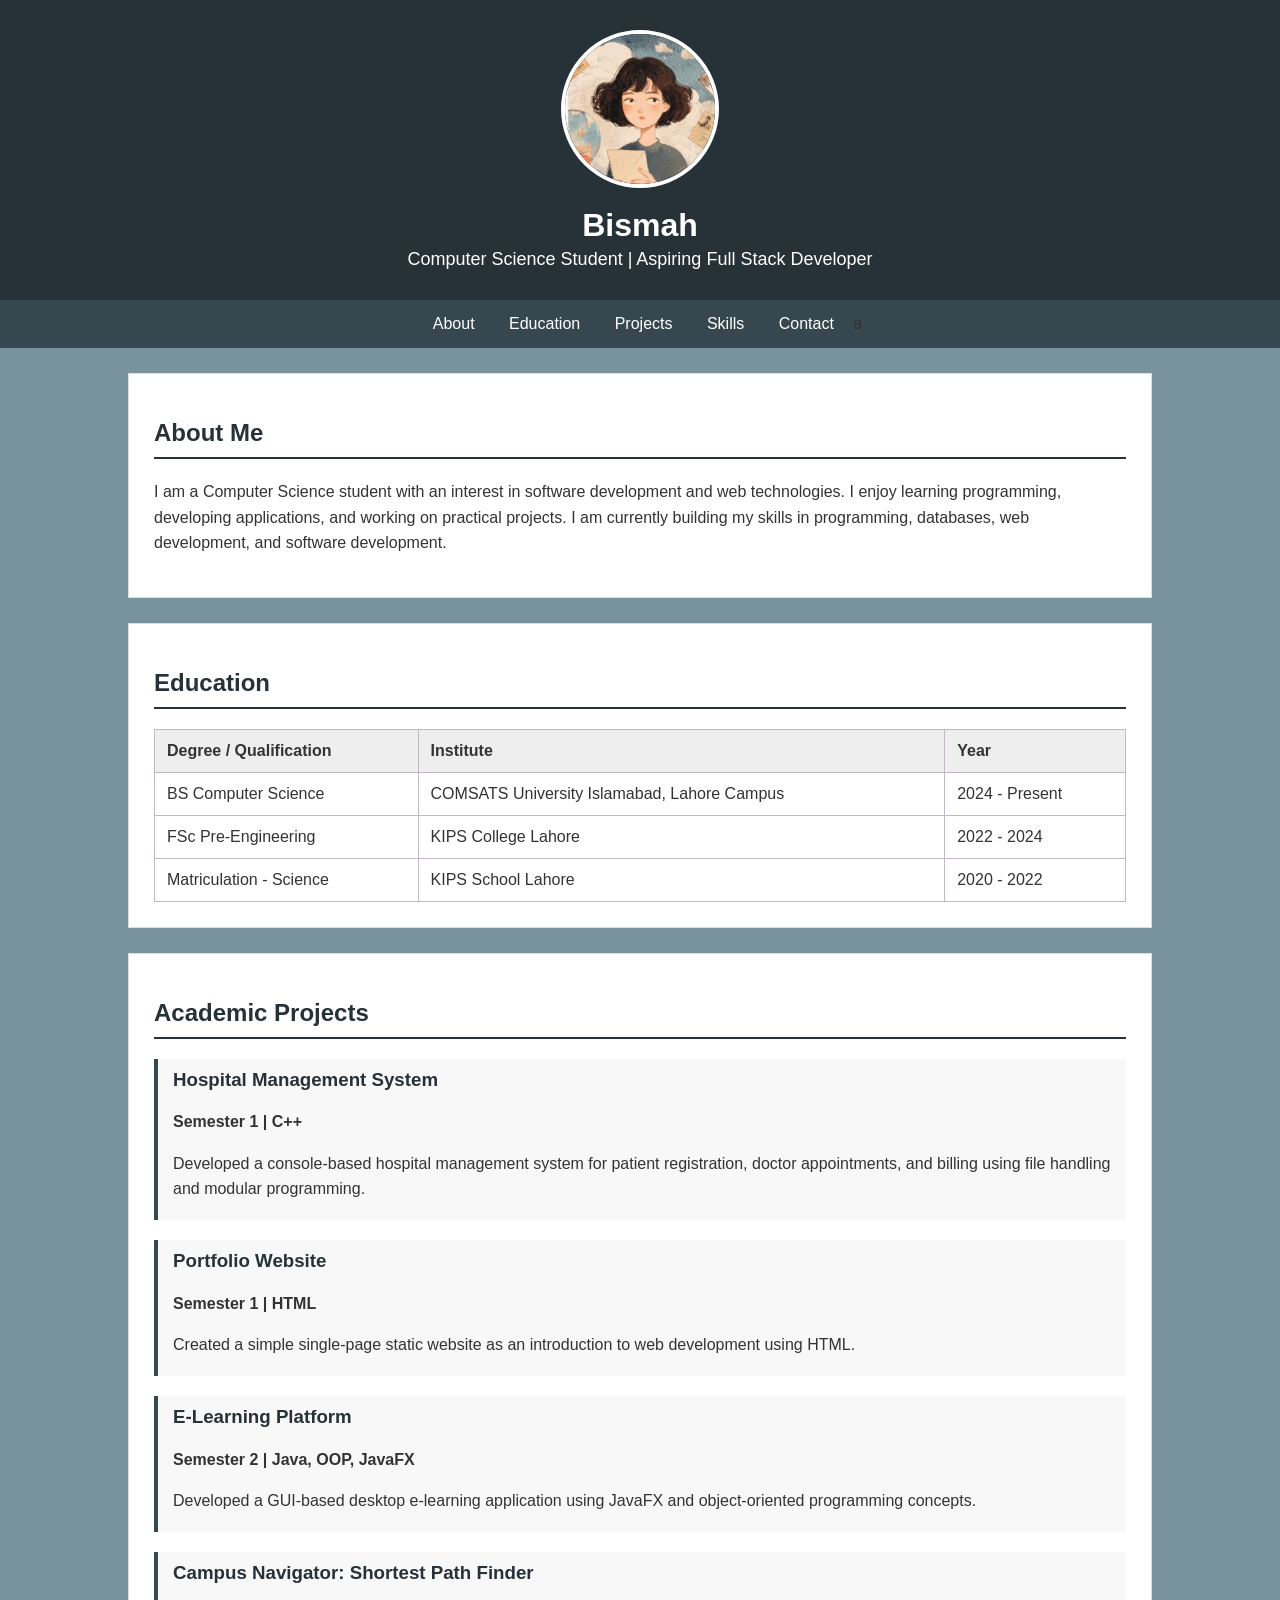
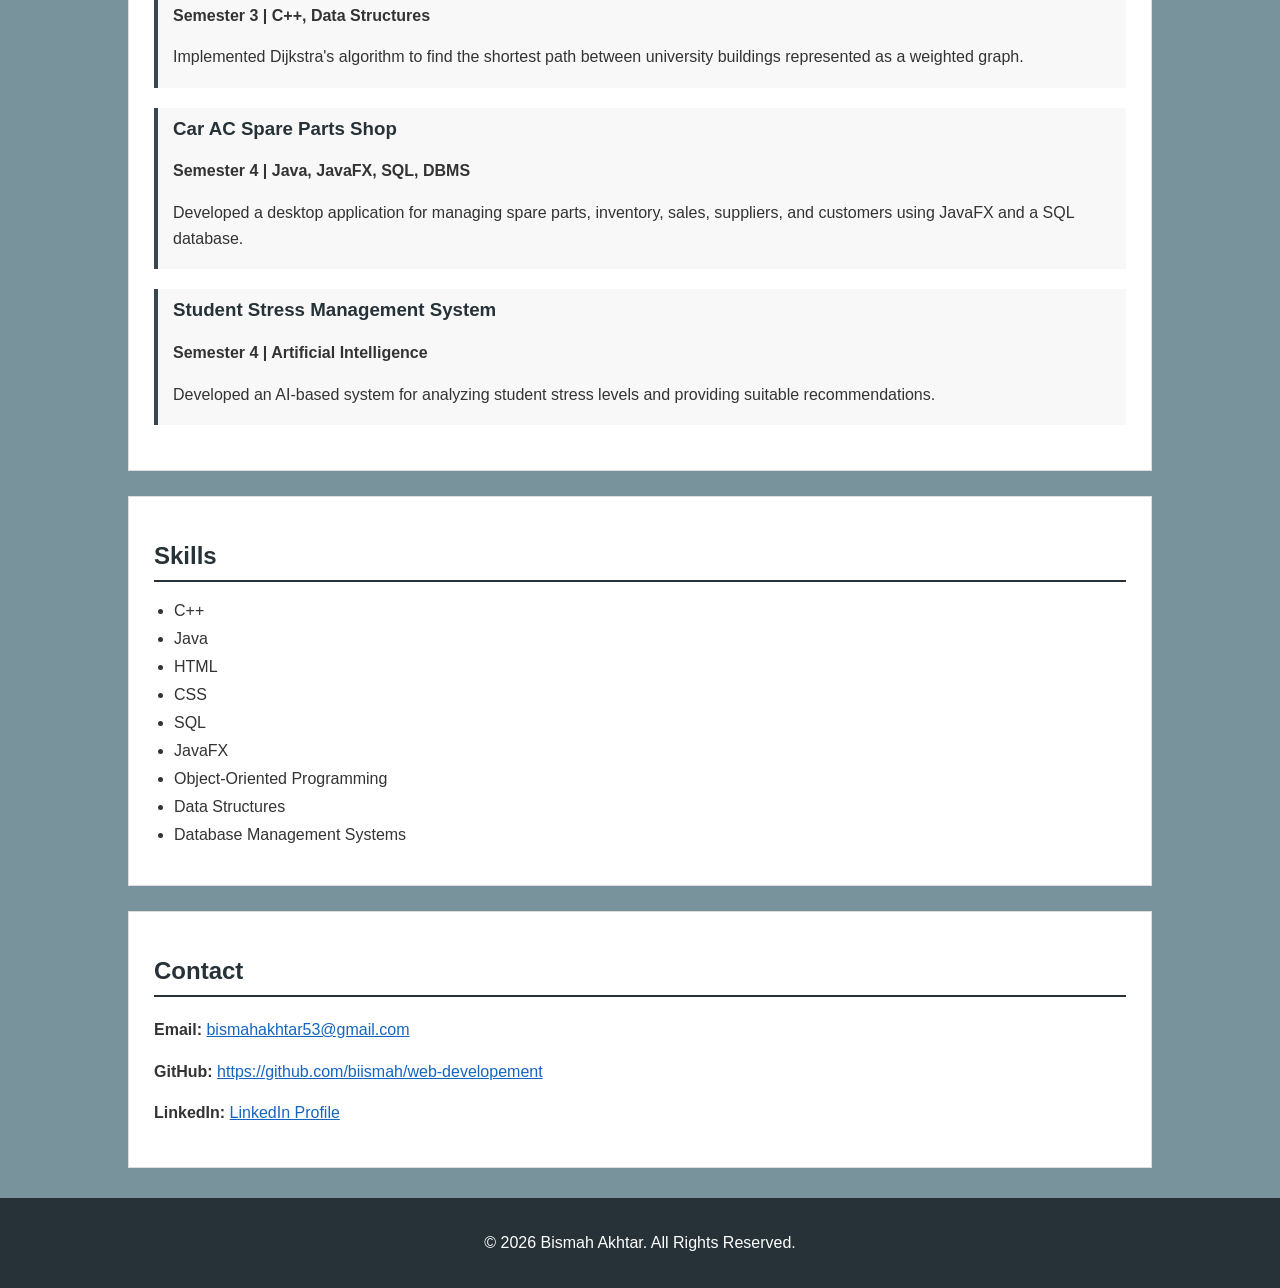
<file: assignment-1/index.html>
<!DOCTYPE html>
<html lang="en">

<head>
    <meta charset="UTF-8">
    <meta name="viewport" content="width=device-width, initial-scale=1.0">

    <title>bismah CV</title>

    <link rel="stylesheet" href="style.css">
</head>

<body>

    <header class="header">

    <img src="profile.jpg" alt="Bismah Akhtar Profile Photo" class="profile-image">

        <div class="header-content">
            <h1>Bismah </h1>
            <p>Computer Science Student | Aspiring Full Stack Developer</p>
        </div>

    </header>


    <nav class="navigation">

        <a href="#about">About</a>
        <a href="#education">Education</a>
        <a href="#projects">Projects</a>
        <a href="#skills">Skills</a>
        <a href="#contact">Contact</a>
a
    </nav>


    <main>

    
        <section id="about" class="cv-section">

            <h2>About Me</h2>

            <article>
                <p>
                    I am a Computer Science student with an interest in
                    software development and web technologies. I enjoy
                    learning programming, developing applications, and
                    working on practical projects. I am currently building
                    my skills in programming, databases, web development,
                    and software development.
                </p>
            </article>

        </section>


    
        <section id="education" class="cv-section">

            <h2>Education</h2>

            <table>

                <thead>
                    <tr>
                        <th>Degree / Qualification</th>
                        <th>Institute</th>
                        <th>Year</th>
                    </tr>
                </thead>

                <tbody>

                    <tr>
                        <td>BS Computer Science</td>
                        <td>COMSATS University Islamabad, Lahore Campus</td>
                        <td>2024 - Present</td>
                    </tr>

                    <tr>
                        <td>FSc Pre-Engineering</td>
                        <td>KIPS College Lahore</td>
                        <td>2022 - 2024</td>
                    </tr>

                    <tr>
                        <td>Matriculation - Science</td>
                        <td>KIPS School Lahore</td>
                        <td>2020 - 2022</td>
                    </tr>

                </tbody>

            </table>

        </section>


    
        <section id="projects" class="cv-section">

            <h2>Academic Projects</h2>


            <article class="project">

                <h3>Hospital Management System</h3>

                <p>
                    <strong>Semester 1 | C++</strong>
                </p>

                <p>
                    Developed a console-based hospital management system
                    for patient registration, doctor appointments, and
                    billing using file handling and modular programming.
                </p>

            </article>


            <article class="project">

                <h3>Portfolio Website</h3>

                <p>
                    <strong>Semester 1 | HTML</strong>
                </p>

                <p>
                    Created a simple single-page static website as an
                    introduction to web development using HTML.
                </p>

            </article>


            <article class="project">

                <h3>E-Learning Platform</h3>

                <p>
                    <strong>Semester 2 | Java, OOP, JavaFX</strong>
                </p>

                <p>
                    Developed a GUI-based desktop e-learning application
                    using JavaFX and object-oriented programming concepts.
                </p>

            </article>


            <article class="project">

                <h3>Campus Navigator: Shortest Path Finder</h3>

                <p>
                    <strong>Semester 3 | C++, Data Structures</strong>
                </p>

                <p>
                    Implemented Dijkstra's algorithm to find the shortest
                    path between university buildings represented as a
                    weighted graph.
                </p>

            </article>


            <article class="project">

                <h3>Car AC Spare Parts Shop</h3>

                <p>
                    <strong>Semester 4 | Java, JavaFX, SQL, DBMS</strong>
                </p>

                <p>
                    Developed a desktop application for managing spare
                    parts, inventory, sales, suppliers, and customers
                    using JavaFX and a SQL database.
                </p>

            </article>


            <article class="project">

                <h3>Student Stress Management System</h3>

                <p>
                    <strong>Semester 4 | Artificial Intelligence</strong>
                </p>

                <p>
                    Developed an AI-based system for analyzing student
                    stress levels and providing suitable recommendations.
                </p>

            </article>

        </section>


    
        <section id="skills" class="cv-section">

            <h2>Skills</h2>

            <ul class="skills-list">

                <li>C++</li>
                <li>Java</li>
                <li>HTML</li>
                <li>CSS</li>
                <li>SQL</li>
                <li>JavaFX</li>
                <li>Object-Oriented Programming</li>
                <li>Data Structures</li>
                <li>Database Management Systems</li>

            </ul>

        </section>


    
        <section id="contact" class="cv-section">

            <h2>Contact</h2>

            <article>

                <p>
                    <strong>Email:</strong>
                    <a href="mailto:your-email@example.com">
                        bismahakhtar53@gmail.com
                    </a>
                </p>

                <p>
                    <strong>GitHub:</strong>
                    <a href="https://github.com/" target="_blank">
                        https://github.com/biismah/web-developement
                    </a>
                </p>

                <p>
                    <strong>LinkedIn:</strong>
                    <a href="https://www.linkedin.com/" target="_blank">
                        LinkedIn Profile
                    </a>
                </p>

            </article>

        </section>

    </main>



    <footer class="footer">

        <p>
            &copy; 2026 Bismah Akhtar. All Rights Reserved.
        </p>

    </footer>

</body>

</html>
</file>
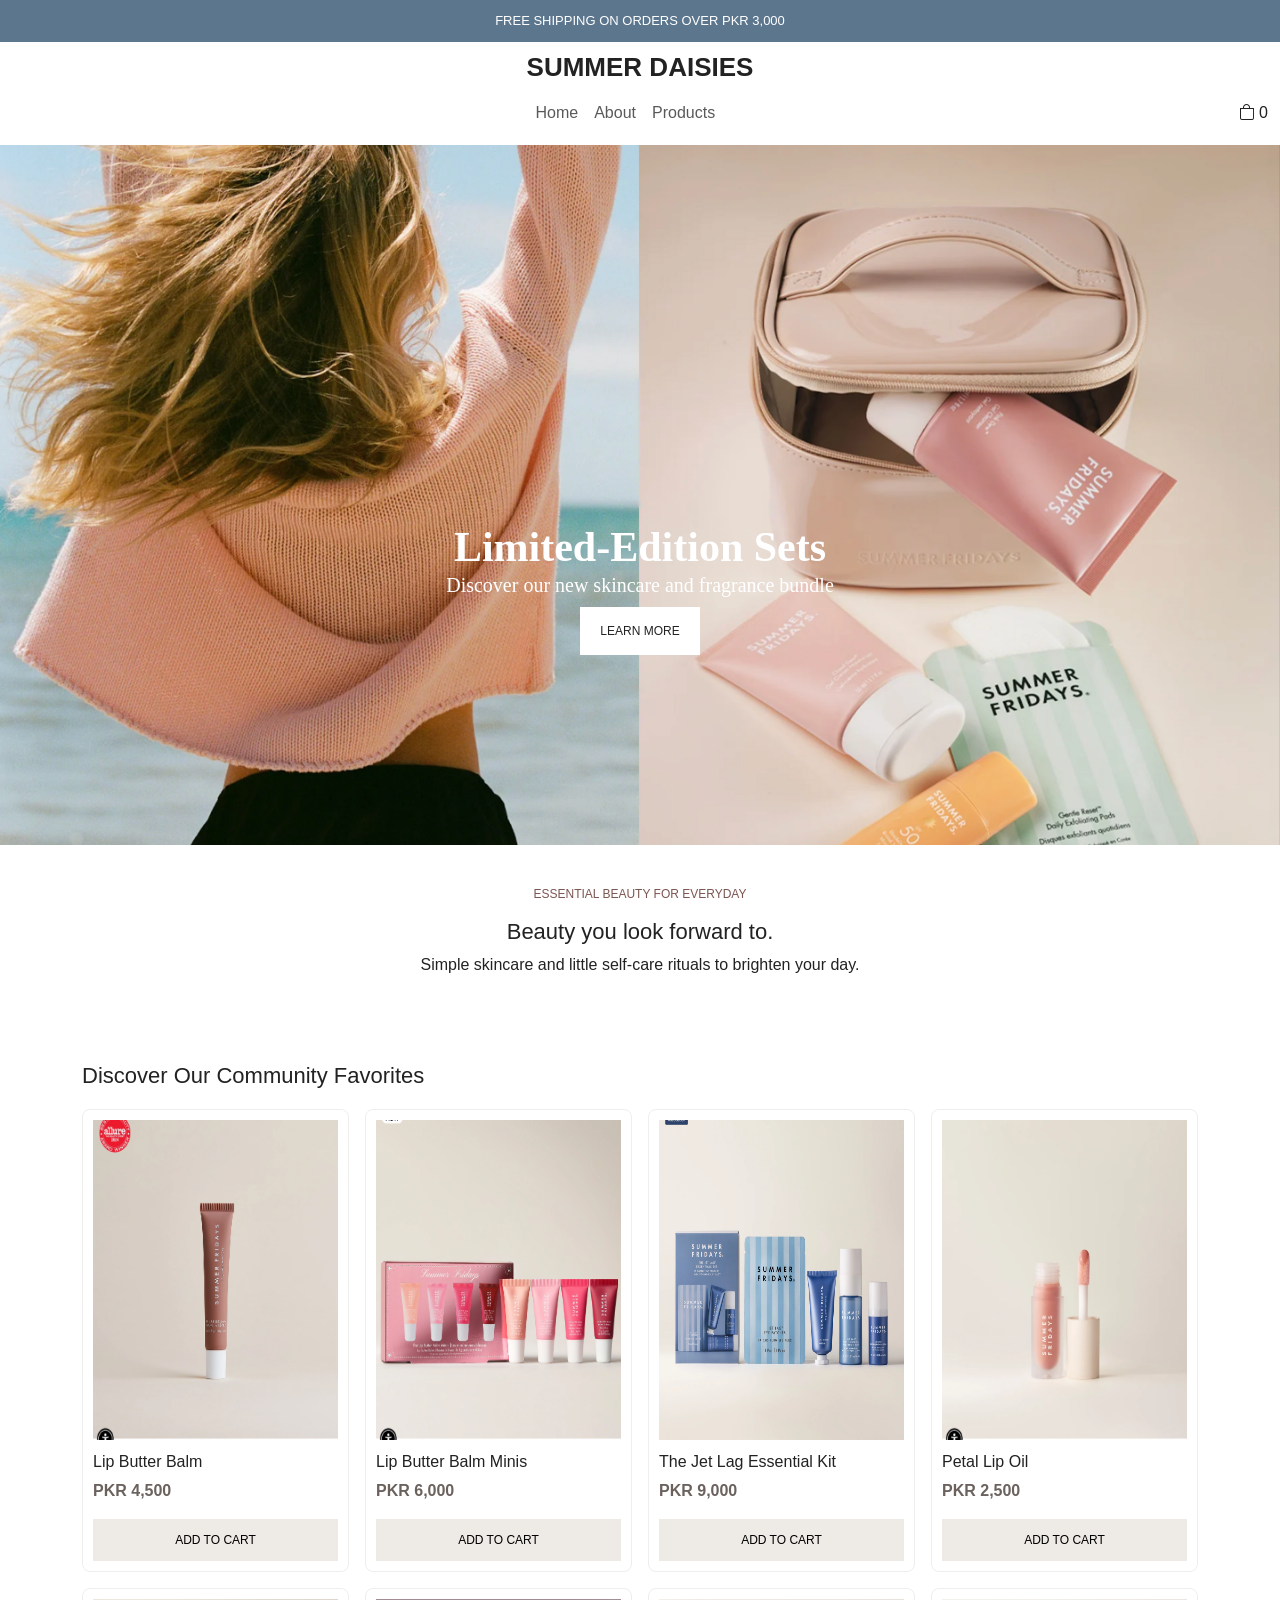
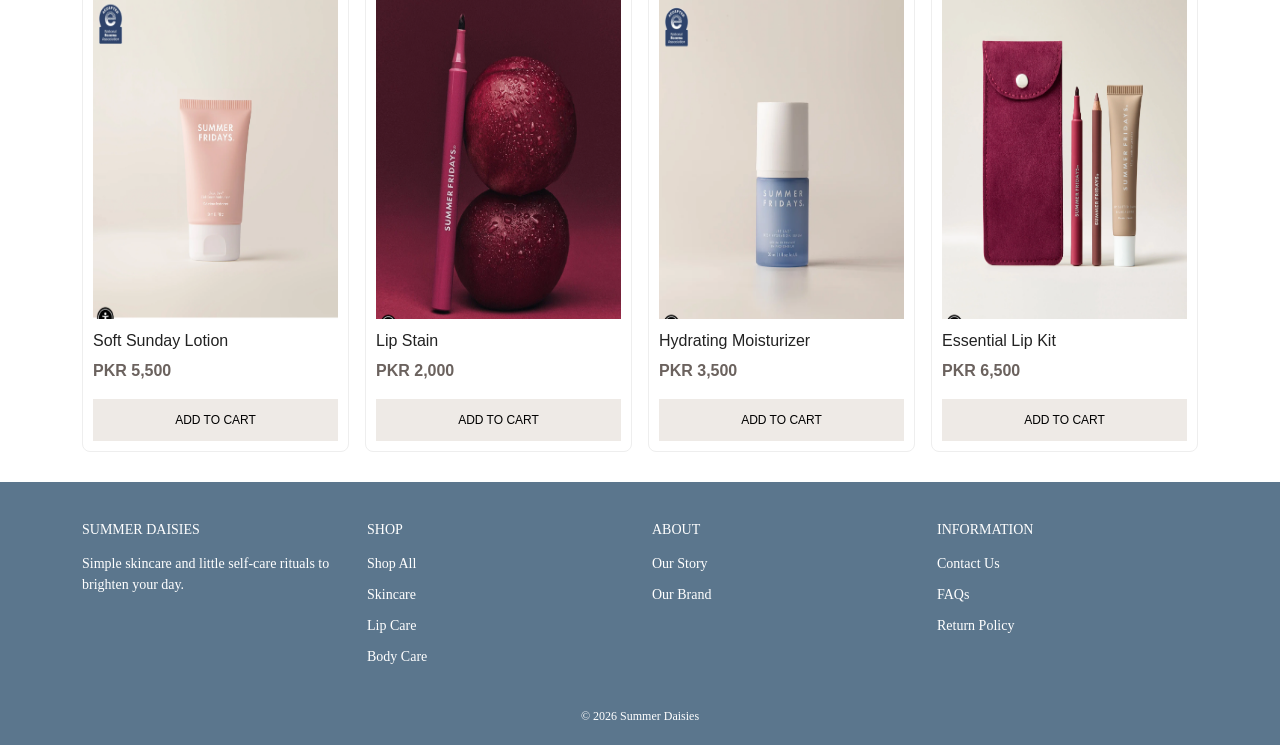
<file: Assignment2-Bismah akhtar-fa24-bcs-028/ summer daisies/index.html>
<!DOCTYPE html>
<html lang="en">
<head>
    <meta charset="UTF-8">
    <meta name="viewport" content="width=device-width, initial-scale=1.0">
    <title>Summer Daisies</title>

    <link href="https://cdn.jsdelivr.net/npm/bootstrap@5.3.3/dist/css/bootstrap.min.css" rel="stylesheet">
    <link href="https://cdn.jsdelivr.net/npm/bootstrap-icons@1.11.3/font/bootstrap-icons.min.css" rel="stylesheet">


    <link rel="stylesheet" href="style.css">
</head>

<body>


    <div class="announcement">
        FREE SHIPPING ON ORDERS OVER PKR 3,000
    </div>

    <header>

        <div class="logo-bar">
            <a class="brand" href="index.html">SUMMER DAISIES</a>
        </div>

        
        <nav class="navbar navbar-expand-md">
            <div class="container-fluid">

            
<button class="navbar-toggler" type="button"
        data-bs-toggle="collapse" data-bs-target="#mainNavigation">
    <span class="navbar-toggler-icon"></span>
</button>

            
                <a class="nav-link order-md-last" href="#" aria-label="Shopping cart">
                    <i class="bi bi-bag"></i> 0
                </a>

            
                <div class="collapse navbar-collapse" id="mainNavigation">
                    <ul class="navbar-nav mx-auto">
                        <li class="nav-item"><a class="nav-link" href="index.html">Home</a></li>
                        <li class="nav-item"><a class="nav-link" href="index.html#about">About</a></li>
                        <li class="nav-item"><a class="nav-link" href="index.html#products">Products</a></li>
                    </ul>
                </div>

            </div>
        </nav>

    </header>

    <main>

    
        <section class="hero">
            <h1>Limited-Edition Sets</h1>
            <h2>Discover our new skincare and fragrance bundle</h2>
            <a href="#about" class="hero-button">LEARN MORE</a>
        </section>

        <!-- About -->
        <section class="about container" id="about">
            <p class="small-title">ESSENTIAL BEAUTY FOR EVERYDAY</p>
            <h2>Beauty you look forward to.</h2>
            <p>Simple skincare and little self-care rituals to brighten your day.</p>
        </section>

        <!-- Products -->
        <section class="products" id="products">
            <div class="container">
                <h2>Discover Our Community Favorites</h2>

            
                <div class="row row-cols-1 row-cols-sm-2 row-cols-lg-4 g-3">

                    <div class="col">
                        <div class="product-card">
                            <a href="product.html"><img src="lipcream.jpg" alt="Lip Butter Balm"></a>
                            <h3>Lip Butter Balm</h3>
                            <p>PKR 4,500</p>
                            <button type="button">ADD TO CART</button>
                        </div>
                    </div>

                    <div class="col">
                        <div class="product-card">
                            <a href="product.html"><img src="minilip.jpg" alt="Lip Butter Balm Minis"></a>
                            <h3>Lip Butter Balm Minis</h3>
                            <p>PKR 6,000</p>
                            <button type="button">ADD TO CART</button>
                        </div>
                    </div>

                    <div class="col">
                        <div class="product-card">
                            <a href="product.html"><img src="jetlag.jpg" alt="The Jet Lag Essential Kit"></a>
                            <h3>The Jet Lag Essential Kit</h3>
                            <p>PKR 9,000</p>
                            <button type="button">ADD TO CART</button>
                        </div>
                    </div>

                    <div class="col">
                        <div class="product-card">
                            <a href="product.html"><img src="lipoil.jpg" alt="Petal Lip Oil"></a>
                            <h3>Petal Lip Oil</h3>
                            <p>PKR 2,500</p>
                            <button type="button">ADD TO CART</button>
                        </div>
                    </div>

                    <div class="col">
                        <div class="product-card">
                            <a href="product.html"><img src="cream.jpg" alt="Soft Sunday Lotion"></a>
                            <h3>Soft Sunday Lotion</h3>
                            <p>PKR 5,500</p>
                            <button type="button">ADD TO CART</button>
                        </div>
                    </div>

                    <div class="col">
                        <div class="product-card">
                            <a href="product.html"><img src="lipstain.jpg" alt="Lip Stain"></a>
                            <h3>Lip Stain</h3>
                            <p>PKR 2,000</p>
                            <button type="button">ADD TO CART</button>
                        </div>
                    </div>

                    <div class="col">
                        <div class="product-card">
                            <a href="product.html"><img src="hydrating.jpg" alt="Hydrating Moisturizer"></a>
                            <h3>Hydrating Moisturizer</h3>
                            <p>PKR 3,500</p>
                            <button type="button">ADD TO CART</button>
                        </div>
                    </div>

                    <div class="col">
                        <div class="product-card">
                            <a href="product.html"><img src="essenlip.jpg" alt="Essential Lip Kit"></a>
                            <h3>Essential Lip Kit</h3>
                            <p>PKR 6,500</p>
                            <button type="button">ADD TO CART</button>
                        </div>
                    </div>

                </div>
            </div>
        </section>

    </main>

    <footer class="footer">
        <div class="container">

            <div class="row row-cols-1 row-cols-sm-2 row-cols-lg-4 g-4">

                <div class="col">
                    <h3>SUMMER DAISIES</h3>
                    <p>Simple skincare and little self-care rituals to brighten your day.</p>
                </div>

                <div class="col">
                    <h3>SHOP</h3>
                    <a href="index.html#products">Shop All</a>
                    <a href="index.html#products">Skincare</a>
                    <a href="index.html#products">Lip Care</a>
                    <a href="index.html#products">Body Care</a>
                </div>

                <div class="col">
                    <h3>ABOUT</h3>
                    <a href="index.html#about">Our Story</a>
                    <a href="index.html#about">Our Brand</a>
                </div>

                <div class="col">
                    <h3>INFORMATION</h3>
                    <a href="#">Contact Us</a>
                    <a href="#">FAQs</a>
                    <a href="#">Return Policy</a>
                </div>

            </div>

        
            <div class="footer-bottom">
                <span>&copy; 2026 Summer Daisies</span>

            </div>

        </div>
    </footer>

    <!-- Bootstrap JS: only for the mobile hamburger menu -->
    <script src="https://cdn.jsdelivr.net/npm/bootstrap@5.3.3/dist/js/bootstrap.bundle.min.js"></script>

</body>
</html>
</file>
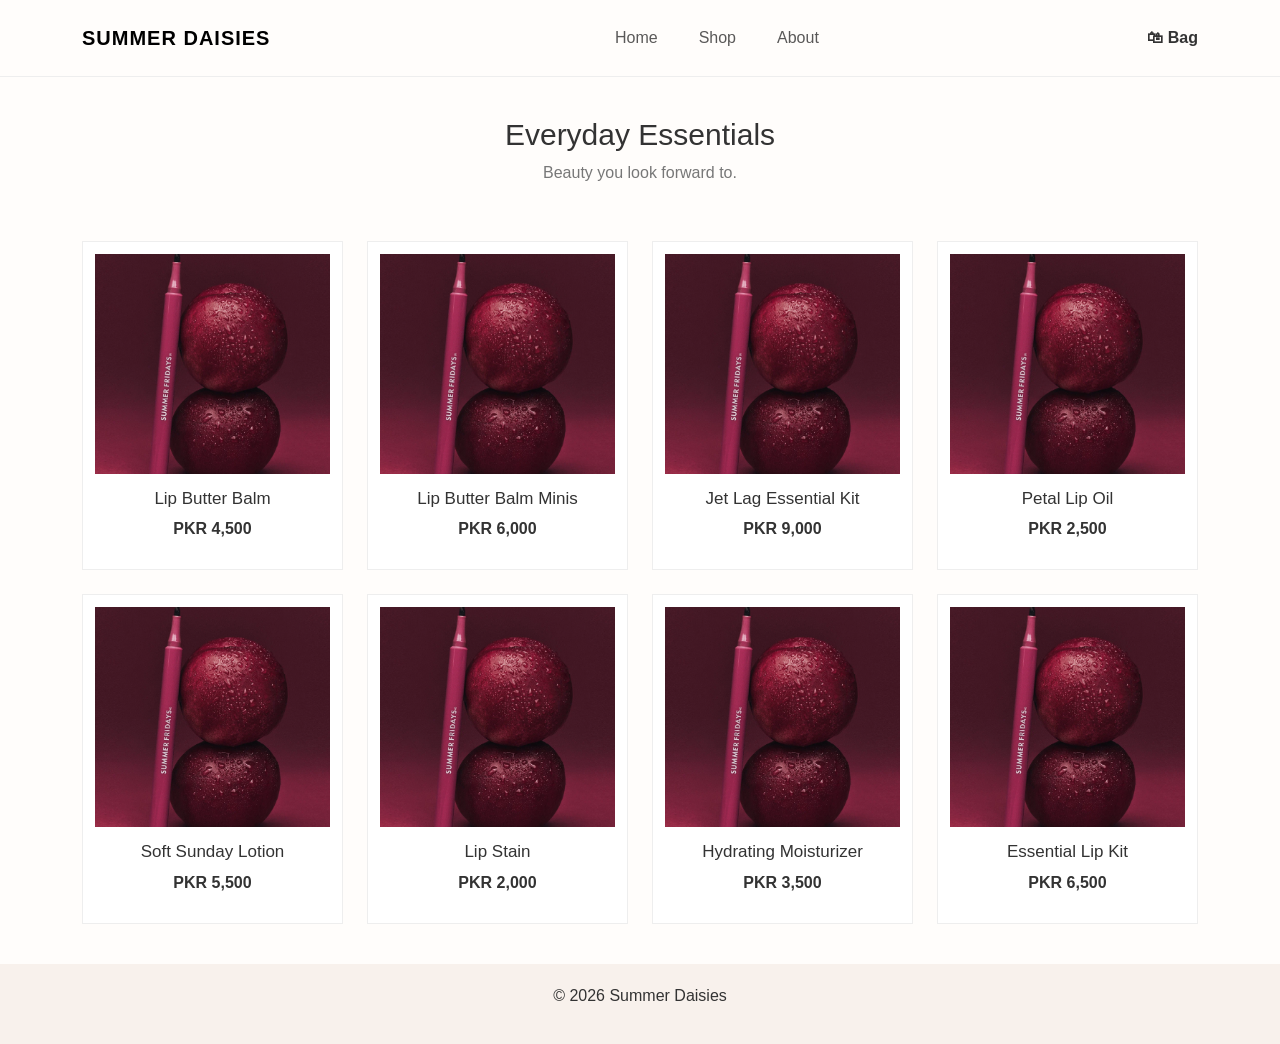
<file: lab assignment2-Bismah akhtar-fa24-bcs-028/lab2/index.html>
<!DOCTYPE html>
<html lang="en">
<head>
    <meta charset="UTF-8">
    <meta name="viewport" content="width=device-width, initial-scale=1.0">

    <title>Summer Daisies</title>

    <link href="https://cdn.jsdelivr.net/npm/bootstrap@5.3.3/dist/css/bootstrap.min.css" rel="stylesheet">

    <link rel="stylesheet" href="style.css">
</head>

<body>


    <nav class="navbar navbar-expand-md">
        <div class="container">

            <a class="navbar-brand brand" href="#">SUMMER DAISIES</a>

            <button class="navbar-toggler" type="button"
                data-bs-toggle="collapse"
                data-bs-target="#mainNavigation">
                <span class="navbar-toggler-icon"></span>
            </button>

        
            <div class="collapse navbar-collapse" id="mainNavigation">
                <ul class="navbar-nav nav-links">
                    <li class="nav-item"><a class="nav-link" href="#">Home</a></li>
                    <li class="nav-item"><a class="nav-link" href="#products">Shop</a></li>
                    <li class="nav-item"><a class="nav-link" href="#">About</a></li>
                </ul>

                <a href="#products" class="cart">🛍 Bag</a>
            </div>

        </div>
    </nav>


    <header class="heading">
        <h1>Everyday Essentials</h1>
        <p>Beauty you look forward to.</p>
    </header>

    <main class="container" id="products">

        <div class="product-grid">

            <div class="product-card">
                <img src="lipstain.jpg" alt="Lip Butter Balm">
                <h3>Lip Butter Balm</h3>
                <p>PKR 4,500</p>
            </div>

            <div class="product-card">
                <img src="lipstain.jpg" alt="Lip Butter Balm Minis">
                <h3>Lip Butter Balm Minis</h3>
                <p>PKR 6,000</p>
            </div>

            <div class="product-card">
                <img src="lipstain.jpg" alt="Jet Lag Kit">
                <h3>Jet Lag Essential Kit</h3>
                <p>PKR 9,000</p>
            </div>

            <div class="product-card">
                <img src="lipstain.jpg" alt="Petal Lip Oil">
                <h3>Petal Lip Oil</h3>
                <p>PKR 2,500</p>
            </div>

            <div class="product-card">
                <img src="lipstain.jpg" alt="Soft Sunday Lotion">
                <h3>Soft Sunday Lotion</h3>
                <p>PKR 5,500</p>
            </div>

            <div class="product-card">
                <img src="lipstain.jpg" alt="Lip Stain">
                <h3>Lip Stain</h3>
                <p>PKR 2,000</p>
            </div>

            <div class="product-card">
                <img src="lipstain.jpg" alt="Hydrating Moisturizer">
                <h3>Hydrating Moisturizer</h3>
                <p>PKR 3,500</p>
            </div>

            <div class="product-card">
                <img src="lipstain.jpg" alt="Essential Lip Kit">
                <h3>Essential Lip Kit</h3>
                <p>PKR 6,500</p>
            </div>

        </div>
    </main>

    <footer>
        <p>© 2026 Summer Daisies</p>
    </footer>


</html>
</file>
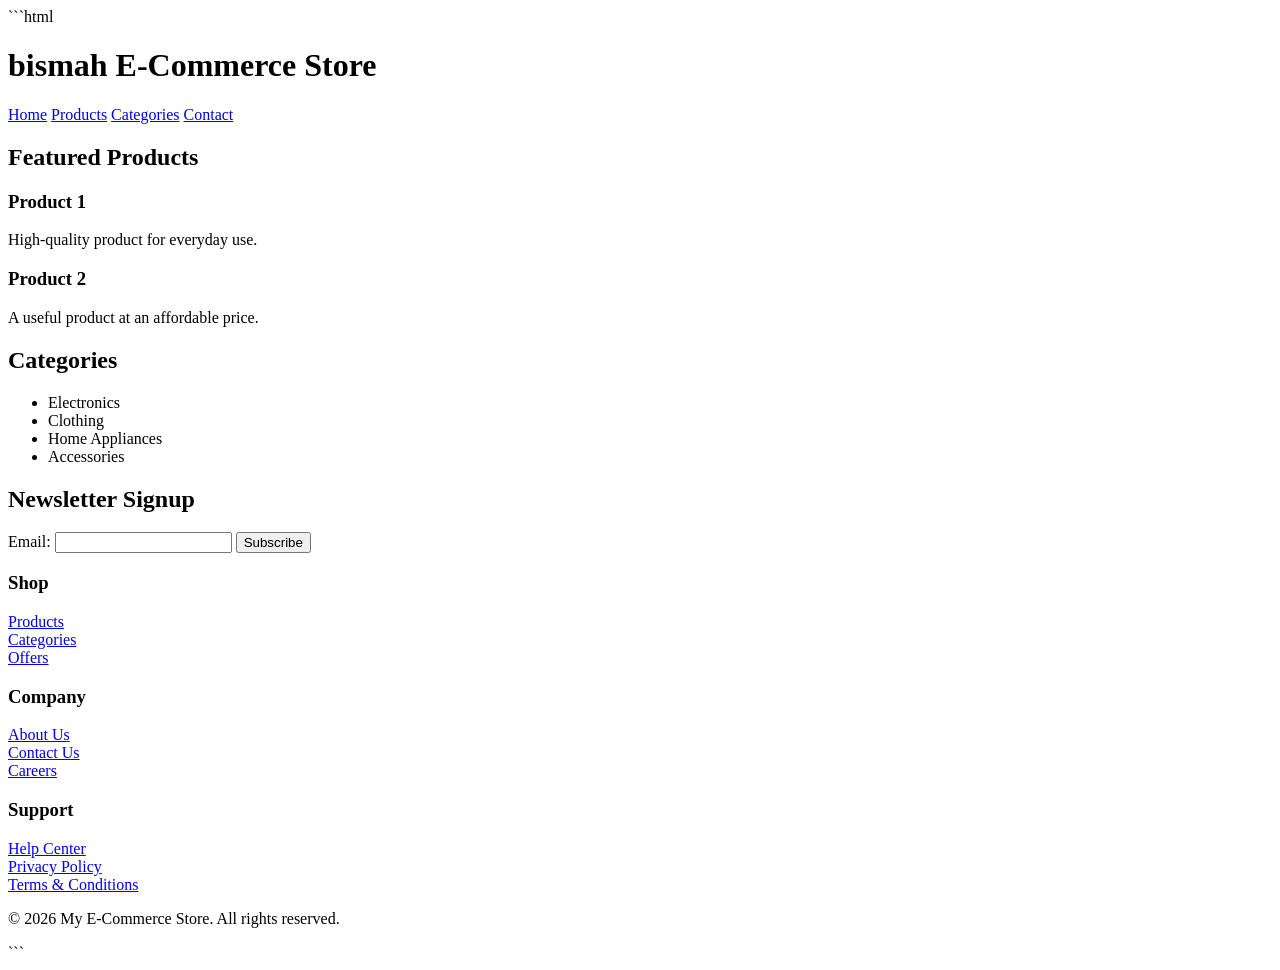
<file: lab-1/e-commerce webpage/index.html>
```html
<!DOCTYPE html>
<html lang="en">
<head>
    <meta charset="UTF-8">
    <meta name="viewport" content="width=device-width, initial-scale=1.0">
    <title>bismah  E-Commerce Store</title>
</head>

<body>

    <header>
        <h1>bismah E-Commerce Store</h1>

        <nav>
            <a href="#">Home</a>
            <a href="#">Products</a>
            <a href="#">Categories</a>
            <a href="#">Contact</a>
        </nav>
    </header>

    <main>

        <section>
            <h2>Featured Products</h2>

            <article>
                <h3>Product 1</h3>
                <p>High-quality product for everyday use.</p>
            </article>

            <article>
                <h3>Product 2</h3>
                <p>A useful product at an affordable price.</p>
            </article>
        </section>

        <section>
            <h2>Categories</h2>

            <ul>
                <li>Electronics</li>
                <li>Clothing</li>
                <li>Home Appliances</li>
                <li>Accessories</li>
            </ul>
        </section>

        <section>
            <h2>Newsletter Signup</h2>

            <form>
                <label for="email">Email:</label>
                <input type="email" id="email" name="email">
                <button type="submit">Subscribe</button>
            </form>
        </section>

    </main>

    <footer>

        <div>
            <h3>Shop</h3>
            <a href="#">Products</a><br>
            <a href="#">Categories</a><br>
            <a href="#">Offers</a>
        </div>

        <div>
            <h3>Company</h3>
            <a href="#">About Us</a><br>
            <a href="#">Contact Us</a><br>
            <a href="#">Careers</a>
        </div>

        <div>
            <h3>Support</h3>
            <a href="#">Help Center</a><br>
            <a href="#">Privacy Policy</a><br>
            <a href="#">Terms & Conditions</a>
        </div>

        <p>&copy; 2026 My E-Commerce Store. All rights reserved.</p>

    </footer>

</body>
</html>
```
</file>
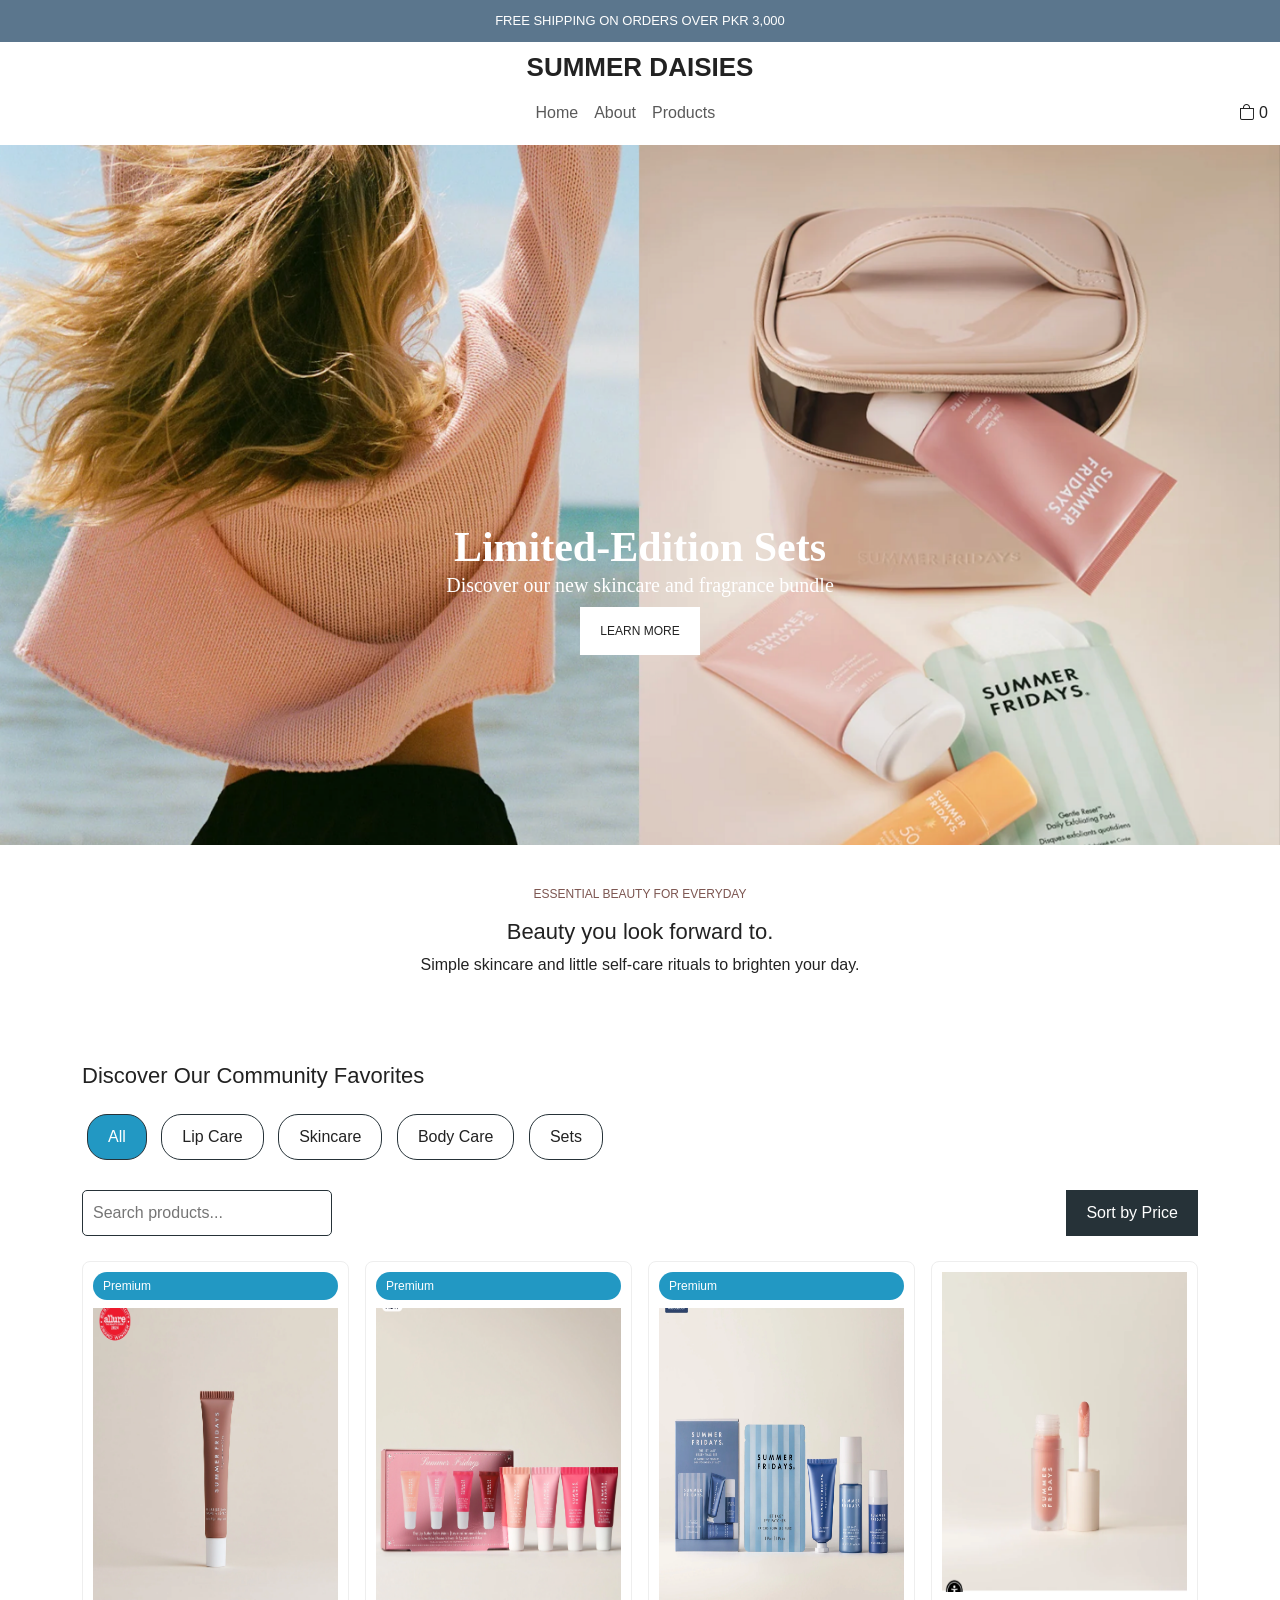
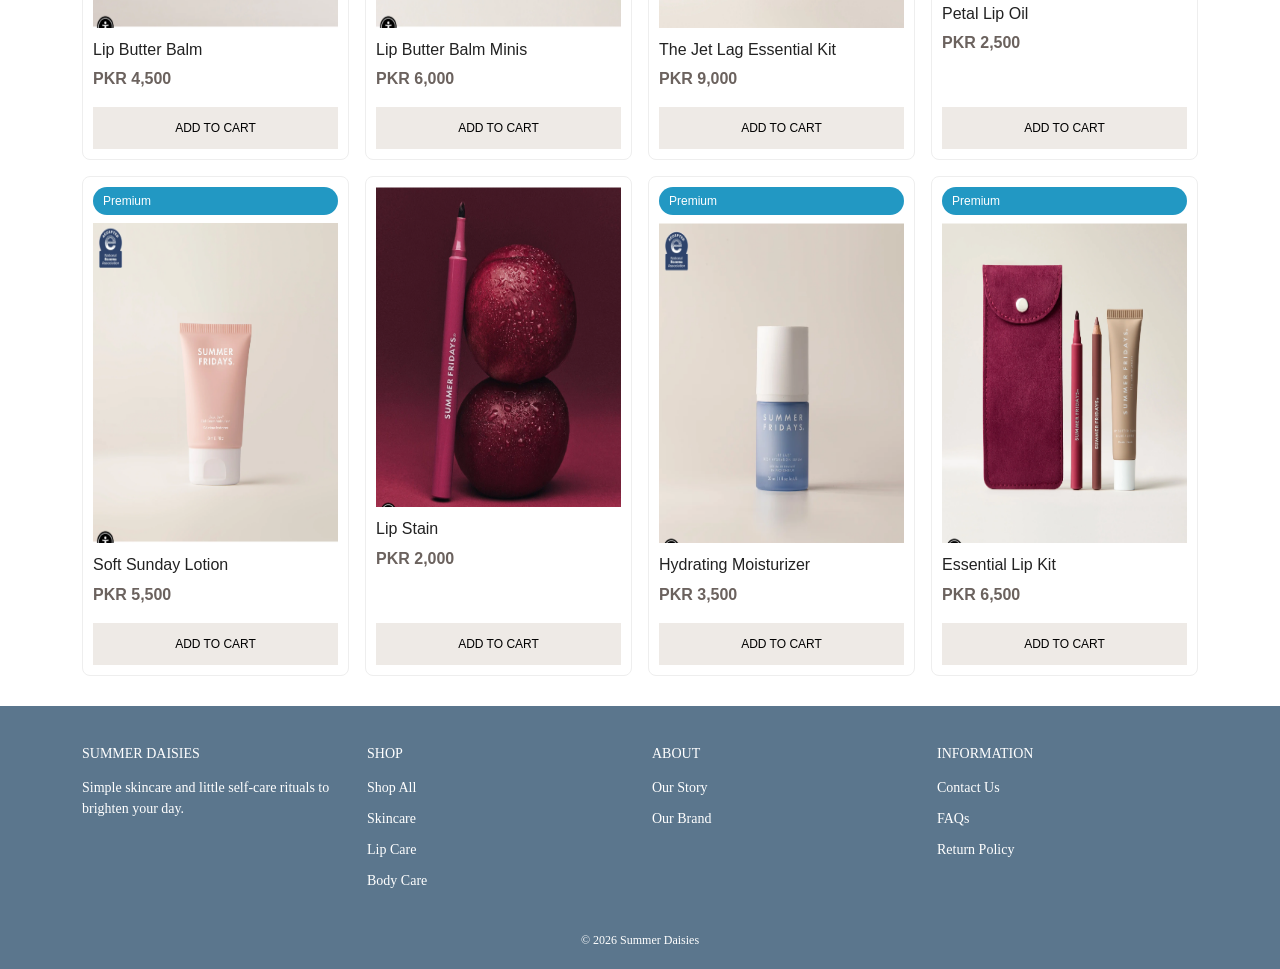
<file: midterm/ summer daisies/index.html>
<!DOCTYPE html>
<html lang="en">
<head>
    <meta charset="UTF-8">
    <meta name="viewport" content="width=device-width, initial-scale=1.0">
    <title>Summer Daisies</title>

    <link href="https://cdn.jsdelivr.net/npm/bootstrap@5.3.3/dist/css/bootstrap.min.css" rel="stylesheet">
    <link href="https://cdn.jsdelivr.net/npm/bootstrap-icons@1.11.3/font/bootstrap-icons.min.css" rel="stylesheet">

    <link rel="stylesheet" href="style.css">
</head>

<body>

    <!-- Announcement bar -->
    <div class="announcement">
        FREE SHIPPING ON ORDERS OVER PKR 3,000
    </div>

    <!-- Header -->
    <header>

        <div class="logo-bar">
            <a class="brand" href="index.html">SUMMER DAISIES</a>
        </div>

        <nav class="navbar navbar-expand-md">
            <div class="container-fluid">

                <button class="navbar-toggler" type="button"
                    data-bs-toggle="collapse" data-bs-target="#mainNavigation">
                    <span class="navbar-toggler-icon"></span>
                </button>

                <a class="nav-link order-md-last" href="#" aria-label="Shopping cart">
                    <i class="bi bi-bag"></i> 0
                </a>

                <div class="collapse navbar-collapse" id="mainNavigation">
                    <ul class="navbar-nav mx-auto">
                        <li class="nav-item">
                            <a class="nav-link" href="index.html">Home</a>
                        </li>

                        <li class="nav-item">
                            <a class="nav-link" href="index.html#about">About</a>
                        </li>

                        <li class="nav-item">
                            <a class="nav-link" href="index.html#products">Products</a>
                        </li>
                    </ul>
                </div>

            </div>
        </nav>

    </header>

    <main>

        <!-- Hero section -->
        <section class="hero">
            <h1>Limited-Edition Sets</h1>
            <h2>Discover our new skincare and fragrance bundle</h2>
            <a href="#about" class="hero-button">LEARN MORE</a>
        </section>

        <!-- About section -->
        <section class="about container" id="about">
            <p class="small-title">ESSENTIAL BEAUTY FOR EVERYDAY</p>
            <h2>Beauty you look forward to.</h2>
            <p>Simple skincare and little self-care rituals to brighten your day.</p>
        </section>

        <!-- Products section -->
        <section class="products" id="products">

            <div class="container">

                <h2>Discover Our Community Favorites</h2>

                <!-- Task 1: Category Filters -->

                <input type="radio" name="category" id="filter-all" checked>
                <label for="filter-all">All</label>

                <input type="radio" name="category" id="filter-lip-care">
                <label for="filter-lip-care">Lip Care</label>

                <input type="radio" name="category" id="filter-skincare">
                <label for="filter-skincare">Skincare</label>

                <input type="radio" name="category" id="filter-body-care">
                <label for="filter-body-care">Body Care</label>

                <input type="radio" name="category" id="filter-sets">
                <label for="filter-sets">Sets</label>


                <!-- Task 3: Search and Sort -->

                <div class="product-controls">

                    <input
                        type="text"
                        id="productSearch"
                        placeholder="Search products..."
                        aria-label="Search products"
                    >

                    <button type="button" id="sortPrice">
                        Sort by Price
                    </button>

                </div>


                <!-- Product Grid -->

                <div class="row row-cols-1 row-cols-sm-2 row-cols-lg-4 g-3" id="productGrid">


                    <!-- Product 1 -->

                    <div class="col" data-category="lip-care">
                        <div class="product-card">
                            <a href="product.html">
                                <img src="lipcream.jpg" alt="Lip Butter Balm">
                            </a>
                            <h3>Lip Butter Balm</h3>
                            <p>PKR 4,500</p>
                            <button type="button">ADD TO CART</button>
                        </div>
                    </div>


                    <!-- Product 2 -->

                    <div class="col" data-category="lip-care">
                        <div class="product-card">
                            <a href="product.html">
                                <img src="minilip.jpg" alt="Lip Butter Balm Minis">
                            </a>
                            <h3>Lip Butter Balm Minis</h3>
                            <p>PKR 6,000</p>
                            <button type="button">ADD TO CART</button>
                        </div>
                    </div>


                    <!-- Product 3 -->

                    <div class="col" data-category="sets">
                        <div class="product-card">
                            <a href="product.html">
                                <img src="jetlag.jpg" alt="The Jet Lag Essential Kit">
                            </a>
                            <h3>The Jet Lag Essential Kit</h3>
                            <p>PKR 9,000</p>
                            <button type="button">ADD TO CART</button>
                        </div>
                    </div>


                    <!-- Product 4 -->

                    <div class="col" data-category="lip-care">
                        <div class="product-card">
                            <a href="product.html">
                                <img src="lipoil.jpg" alt="Petal Lip Oil">
                            </a>
                            <h3>Petal Lip Oil</h3>
                            <p>PKR 2,500</p>
                            <button type="button">ADD TO CART</button>
                        </div>
                    </div>


                    <!-- Product 5 -->

                    <div class="col" data-category="body-care">
                        <div class="product-card">
                            <a href="product.html">
                                <img src="cream.jpg" alt="Soft Sunday Lotion">
                            </a>
                            <h3>Soft Sunday Lotion</h3>
                            <p>PKR 5,500</p>
                            <button type="button">ADD TO CART</button>
                        </div>
                    </div>


                    <!-- Product 6 -->

                    <div class="col" data-category="lip-care">
                        <div class="product-card">
                            <a href="product.html">
                                <img src="lipstain.jpg" alt="Lip Stain">
                            </a>
                            <h3>Lip Stain</h3>
                            <p>PKR 2,000</p>
                            <button type="button">ADD TO CART</button>
                        </div>
                    </div>


                    <!-- Product 7 -->

                    <div class="col" data-category="skincare">
                        <div class="product-card">
                            <a href="product.html">
                                <img src="hydrating.jpg" alt="Hydrating Moisturizer">
                            </a>
                            <h3>Hydrating Moisturizer</h3>
                            <p>PKR 3,500</p>
                            <button type="button">ADD TO CART</button>
                        </div>
                    </div>


                    <!-- Product 8 -->

                    <div class="col" data-category="sets">
                        <div class="product-card">
                            <a href="product.html">
                                <img src="essenlip.jpg" alt="Essential Lip Kit">
                            </a>
                            <h3>Essential Lip Kit</h3>
                            <p>PKR 6,500</p>
                            <button type="button">ADD TO CART</button>
                        </div>
                    </div>


                </div>

                <!-- Task 3: No products message -->

                <p id="noProducts" style="display: none;">
                    No products found
                </p>

            </div>
        </section>

    </main>


    <!-- Footer -->

    <footer class="footer">

        <div class="container">

            <div class="row row-cols-1 row-cols-sm-2 row-cols-lg-4 g-4">

                <div class="col">
                    <h3>SUMMER DAISIES</h3>
                    <p>Simple skincare and little self-care rituals to brighten your day.</p>
                </div>

                <div class="col">
                    <h3>SHOP</h3>
                    <a href="index.html#products">Shop All</a>
                    <a href="index.html#products">Skincare</a>
                    <a href="index.html#products">Lip Care</a>
                    <a href="index.html#products">Body Care</a>
                </div>

                <div class="col">
                    <h3>ABOUT</h3>
                    <a href="index.html#about">Our Story</a>
                    <a href="index.html#about">Our Brand</a>
                </div>

                <div class="col">
                    <h3>INFORMATION</h3>
                    <a href="#">Contact Us</a>
                    <a href="#">FAQs</a>
                    <a href="#">Return Policy</a>
                </div>

            </div>

            <div class="footer-bottom">
                <span>&copy; 2026 Summer Daisies</span>
            </div>

        </div>

    </footer>


    <!-- Bootstrap JS for mobile hamburger menu -->

    <script src="https://cdn.jsdelivr.net/npm/bootstrap@5.3.3/dist/js/bootstrap.bundle.min.js"></script>

    <!-- Task 3: Separate JavaScript file -->

    <script src="script.js"></script>

</body>
</html>
</file>
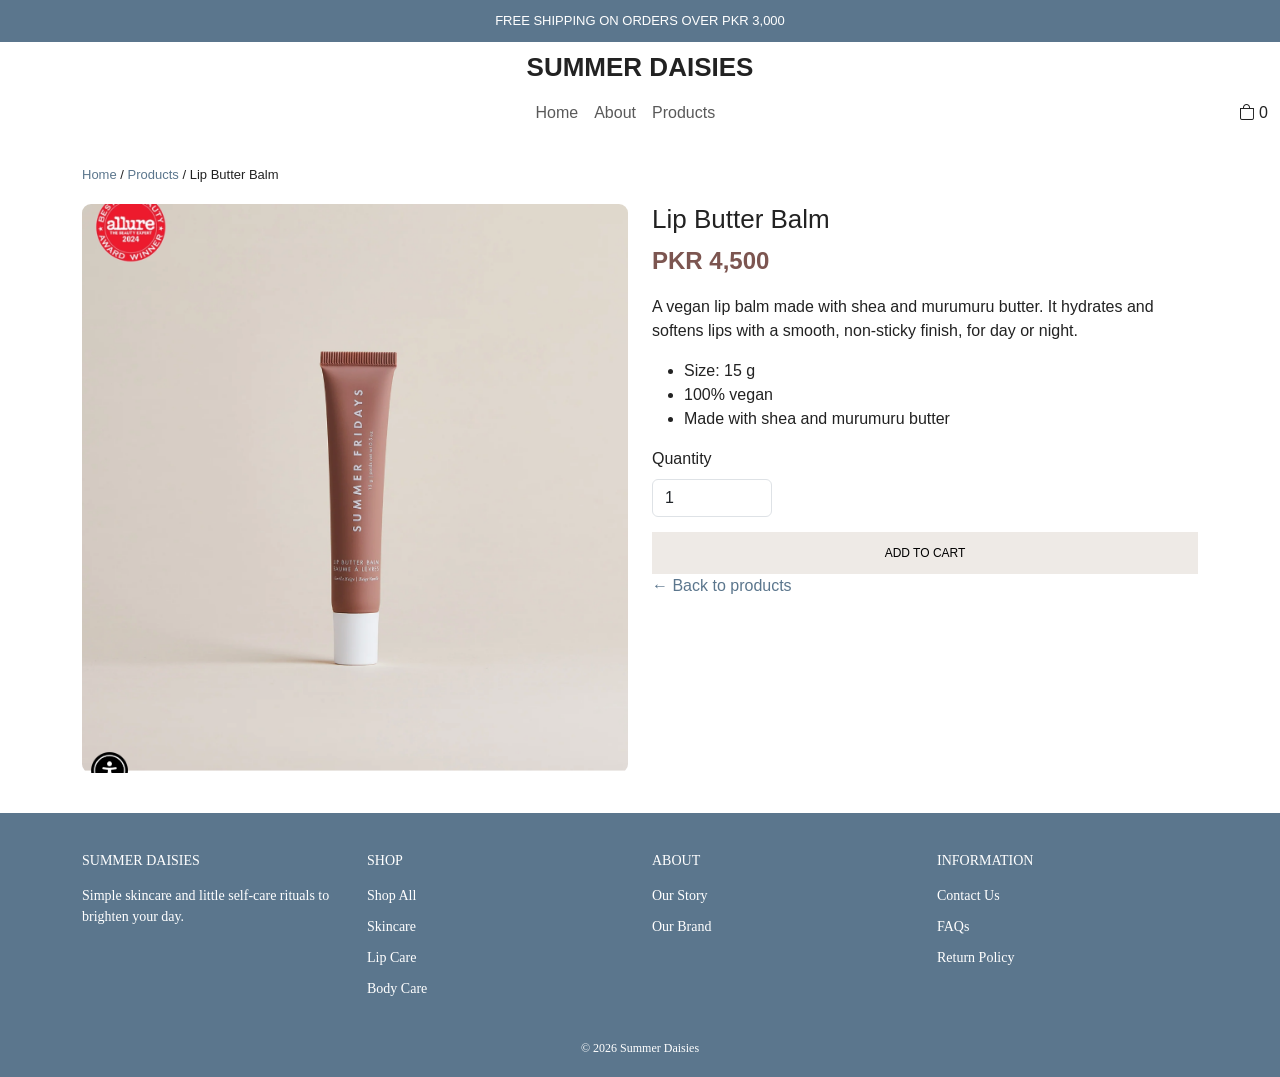
<file: Assignment2-Bismah akhtar-fa24-bcs-028/ summer daisies/product.html>
<!DOCTYPE html>
<html lang="en">
<head>
    <meta charset="UTF-8">
    <meta name="viewport" content="width=device-width, initial-scale=1.0">
    <title>Lip Butter Balm | Summer Daisies</title>

    <link href="https://cdn.jsdelivr.net/npm/bootstrap@5.3.3/dist/css/bootstrap.min.css" rel="stylesheet">
    <link href="https://cdn.jsdelivr.net/npm/bootstrap-icons@1.11.3/font/bootstrap-icons.min.css" rel="stylesheet">
    <link rel="stylesheet" href="style.css">
</head>

<body>

    <div class="announcement">
        FREE SHIPPING ON ORDERS OVER PKR 3,000
    </div>

    <header>

        <div class="logo-bar">
            <a class="brand" href="index.html">SUMMER DAISIES</a>
        </div>

        <nav class="navbar navbar-expand-md">
            <div class="container-fluid">

                <button class="navbar-toggler" type="button"
                        data-bs-toggle="collapse" data-bs-target="#mainNavigation">
                    <span class="navbar-toggler-icon"></span>
                </button>

                <a class="nav-link order-md-last" href="#">
                    <i class="bi bi-bag"></i> 0
                </a>

                <div class="collapse navbar-collapse" id="mainNavigation">
                    <ul class="navbar-nav mx-auto">
                        <li class="nav-item"><a class="nav-link" href="index.html">Home</a></li>
                        <li class="nav-item"><a class="nav-link" href="index.html#about">About</a></li>
                        <li class="nav-item"><a class="nav-link" href="index.html#products">Products</a></li>
                    </ul>
                </div>

            </div>
        </nav>

    </header>

    <main class="container product-page">

        <!-- Breadcrumbs -->
        <nav class="breadcrumbs" aria-label="Breadcrumb">
            <a href="index.html">Home</a> / <a href="index.html#products">Products</a> / Lip Butter Balm
        </nav>

        <!-- Stacks on phones, side by side from 768px up -->
        <section class="row g-4">

            <div class="col-12 col-md-6">
                <img class="detail-image" src="lipcream.jpg" alt="Lip Butter Balm">
            </div>

            <div class="col-12 col-md-6">
                <h1>Lip Butter Balm</h1>
                <p class="price">PKR 4,500</p>
                <p>
                    A vegan lip balm made with shea and murumuru butter. It
                    hydrates and softens lips with a smooth, non-sticky finish,
                    for day or night.
                </p>

                <ul>
                    <li>Size: 15 g</li>
                    <li>100% vegan</li>
                    <li>Made with shea and murumuru butter</li>
                </ul>

                <label for="qty" class="form-label">Quantity</label>
                <input type="number" id="qty" class="form-control quantity"
                       value="1" min="1" max="10">

                <button type="button" class="product-button">ADD TO CART</button>

                <p><a class="back-link" href="index.html#products">&larr; Back to products</a></p>
            </div>

        </section>

    </main>

    <!-- Footer (same on both pages) -->
    <footer class="footer">
        <div class="container">

            <div class="row row-cols-1 row-cols-sm-2 row-cols-lg-4 g-4">

                <div class="col">
                    <h3>SUMMER DAISIES</h3>
                    <p>Simple skincare and little self-care rituals to brighten your day.</p>
                </div>

                <div class="col">
                    <h3>SHOP</h3>
                    <a href="index.html#products">Shop All</a>
                    <a href="index.html#products">Skincare</a>
                    <a href="index.html#products">Lip Care</a>
                    <a href="index.html#products">Body Care</a>
                </div>

                <div class="col">
                    <h3>ABOUT</h3>
                    <a href="index.html#about">Our Story</a>
                    <a href="index.html#about">Our Brand</a>
                </div>

                <div class="col">
                    <h3>INFORMATION</h3>
                    <a href="#">Contact Us</a>
                    <a href="#">FAQs</a>
                    <a href="#">Return Policy</a>
                </div>

            </div>

            <div class="footer-bottom">
                <span>&copy; 2026 Summer Daisies</span>
               
            </div>

        </div>
    </footer>

    <script src="https://cdn.jsdelivr.net/npm/bootstrap@5.3.3/dist/js/bootstrap.bundle.min.js"></script>

</body>
</html>
</file>
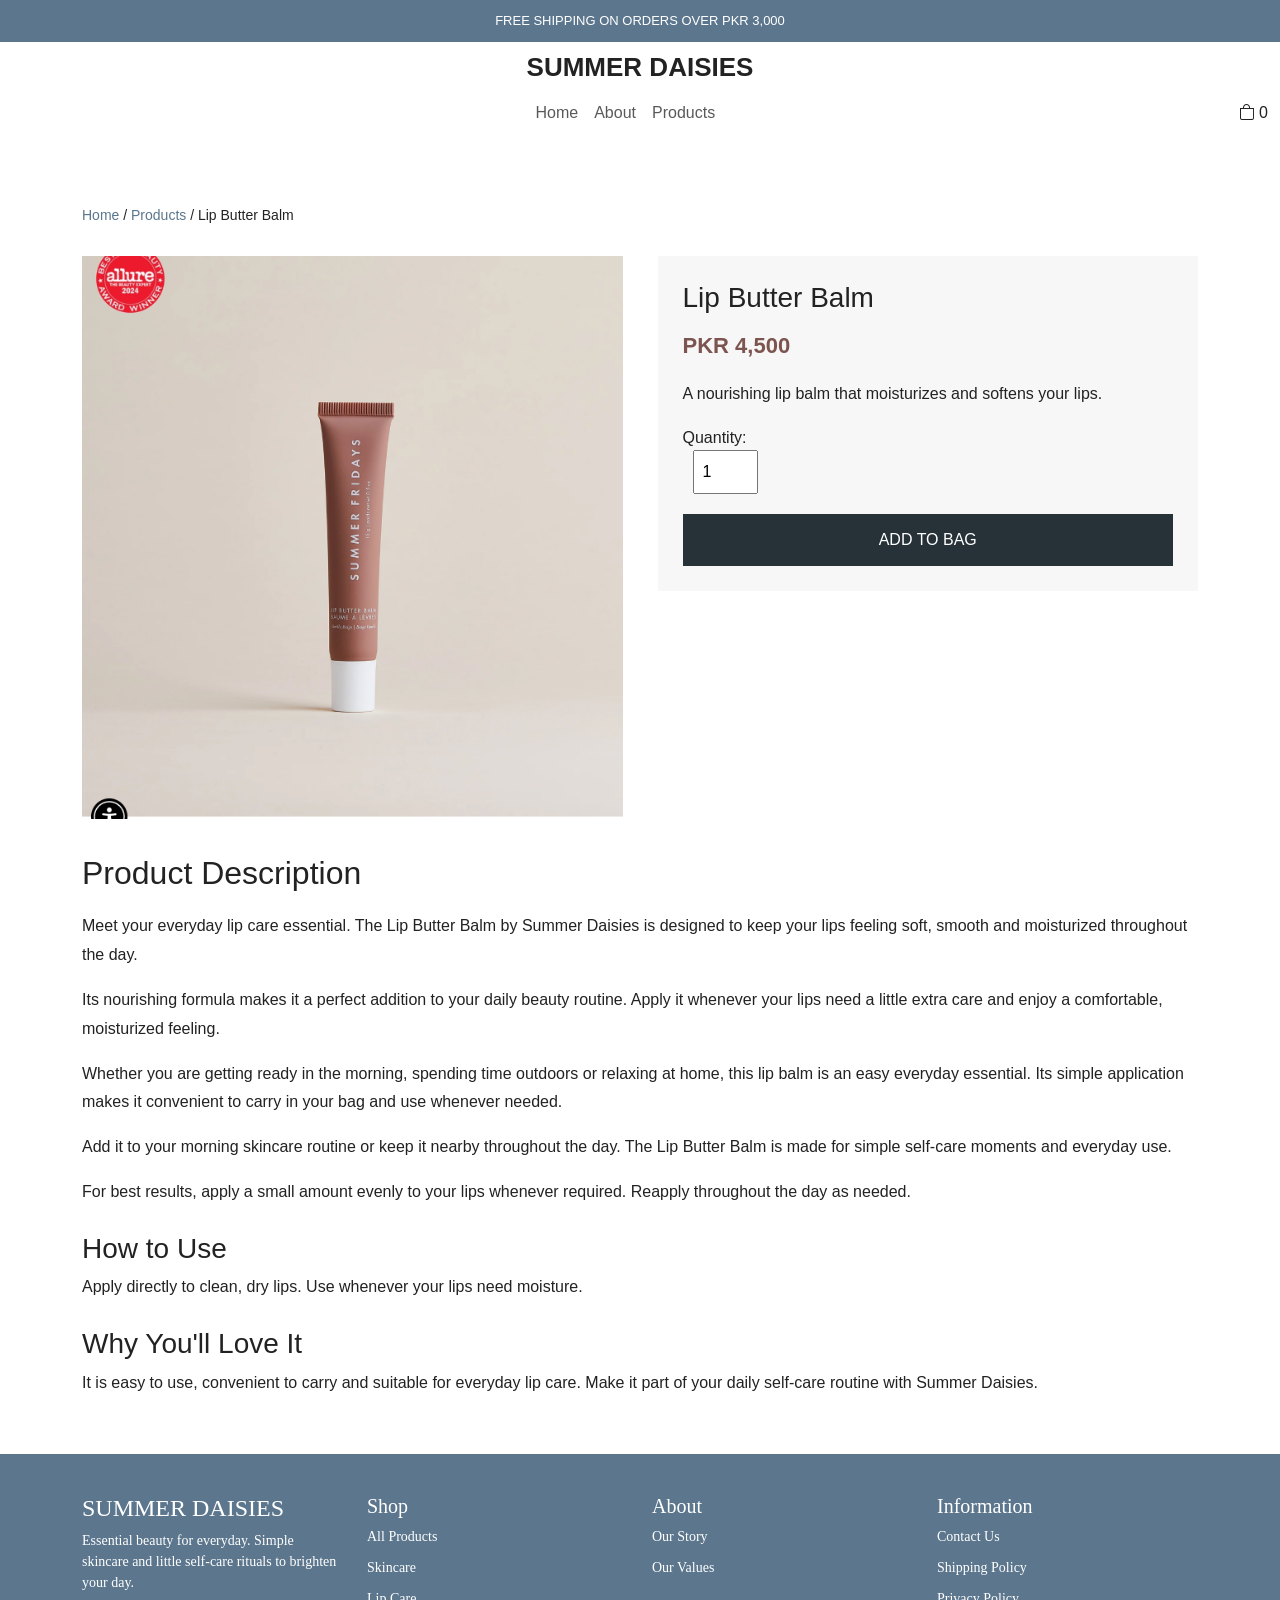
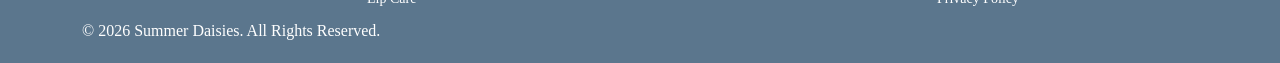
<file: midterm/ summer daisies/product.html>
<!DOCTYPE html>
<html lang="en">
<head>
    <meta charset="UTF-8">
    <meta name="viewport" content="width=device-width, initial-scale=1.0">
    <title>Lip Butter Balm | Summer Daisies</title>

    <!-- Bootstrap CSS -->
    <link href="https://cdn.jsdelivr.net/npm/bootstrap@5.3.3/dist/css/bootstrap.min.css" rel="stylesheet">

    <!-- Bootstrap Icons -->
    <link rel="stylesheet" href="https://cdn.jsdelivr.net/npm/bootstrap-icons@1.11.3/font/bootstrap-icons.min.css">

    <!-- Your CSS -->
    <link rel="stylesheet" href="style.css">
</head>

<body>

    <!-- Announcement Bar -->
    <div class="announcement">
        FREE SHIPPING ON ORDERS OVER PKR 3,000
    </div>

    <header>

        <div class="logo-bar">
            <a class="brand" href="index.html">SUMMER DAISIES</a>
        </div>

        <nav class="navbar navbar-expand-md">
            <div class="container-fluid">

                <button class="navbar-toggler" type="button"
                    data-bs-toggle="collapse" data-bs-target="#mainNavigation">
                    <span class="navbar-toggler-icon"></span>
                </button>

                <a class="nav-link order-md-last" href="#" aria-label="Shopping cart">
                    <i class="bi bi-bag"></i> 0
                </a>

                <div class="collapse navbar-collapse" id="mainNavigation">
                    <ul class="navbar-nav mx-auto">
                        <li class="nav-item">
                            <a class="nav-link" href="index.html">Home</a>
                        </li>

                        <li class="nav-item">
                            <a class="nav-link" href="index.html#about">About</a>
                        </li>

                        <li class="nav-item">
                            <a class="nav-link" href="index.html#products">Products</a>
                        </li>
                    </ul>
                </div>

            </div>
        </nav>

    </header>


    <!-- Product Detail Page -->

    <main class="product-page">

        <div class="container">

            <div class="breadcrumbs">
                <a href="index.html">Home</a>
                /
                <a href="index.html#products">Products</a>
                /
                Lip Butter Balm
            </div>


            <!-- CSS Grid Layout -->

            <div class="product-layout">


                <!-- Product Image -->

                <div class="detail-image">
                    <img src="lipcream.jpg" alt="Lip Butter Balm">
                </div>


                <!-- Product Details -->

                <div class="product-details">

                    <h1>Lip Butter Balm</h1>

                    <p class="price">PKR 4,500</p>

                    <p>
                        A nourishing lip balm that moisturizes
                        and softens your lips.
                    </p>

                    <div class="quantity">
                        <label for="quantity">Quantity:</label>

                        <input
                            type="number"
                            id="quantity"
                            name="quantity"
                            value="1"
                            min="1">
                    </div>

                    <button class="add-to-cart">
                        ADD TO BAG
                    </button>

                </div>


                <!-- Product Description -->

                <div class="product-description">

                    <h2>Product Description</h2>

                    <p>
                        Meet your everyday lip care essential.
                        The Lip Butter Balm by Summer Daisies
                        is designed to keep your lips feeling
                        soft, smooth and moisturized throughout
                        the day.
                    </p>

                    <p>
                        Its nourishing formula makes it a
                        perfect addition to your daily beauty
                        routine. Apply it whenever your lips
                        need a little extra care and enjoy a
                        comfortable, moisturized feeling.
                    </p>

                    <p>
                        Whether you are getting ready in the
                        morning, spending time outdoors or
                        relaxing at home, this lip balm is an
                        easy everyday essential. Its simple
                        application makes it convenient to
                        carry in your bag and use whenever
                        needed.
                    </p>

                    <p>
                        Add it to your morning skincare routine
                        or keep it nearby throughout the day.
                        The Lip Butter Balm is made for simple
                        self-care moments and everyday use.
                    </p>

                    <p>
                        For best results, apply a small amount
                        evenly to your lips whenever required.
                        Reapply throughout the day as needed.
                    </p>

                    <h3>How to Use</h3>

                    <p>
                        Apply directly to clean, dry lips.
                        Use whenever your lips need moisture.
                    </p>

                    <h3>Why You'll Love It</h3>

                    <p>
                        It is easy to use, convenient to carry
                        and suitable for everyday lip care.
                        Make it part of your daily self-care
                        routine with Summer Daisies.
                    </p>

                </div>

            </div>

        </div>

    </main>


    <!-- Footer -->

    <footer class="footer">

        <div class="container">

            <div class="row">

                <div class="col-md-3">
                    <h4>SUMMER DAISIES</h4>
                    <p>
                        Essential beauty for everyday.
                        Simple skincare and little self-care
                        rituals to brighten your day.
                    </p>
                </div>

                <div class="col-md-3">
                    <h5>Shop</h5>
                    <a href="index.html#products">All Products</a>
                    <a href="index.html#products">Skincare</a>
                    <a href="index.html#products">Lip Care</a>
                </div>

                <div class="col-md-3">
                    <h5>About</h5>
                    <a href="index.html#about">Our Story</a>
                    <a href="index.html#about">Our Values</a>
                </div>

                <div class="col-md-3">
                    <h5>Information</h5>
                    <a href="#">Contact Us</a>
                    <a href="#">Shipping Policy</a>
                    <a href="#">Privacy Policy</a>
                </div>

            </div>

            <div class="copyright">
                © 2026 Summer Daisies. All Rights Reserved.
            </div>

        </div>

    </footer>


    <!-- Bootstrap JavaScript -->

    <script src="https://cdn.jsdelivr.net/npm/bootstrap@5.3.3/dist/js/bootstrap.bundle.min.js"></script>

</body>
</html>
</file>
<file: assignment-1/style.css>
body {
    margin: 0;
    padding: 0;
    font-family: Arial, sans-serif;
    background-color: #78939b;
    color: #333333;
}



.header {
    background-color: #263238;
    color: white;
    padding: 30px;
    text-align: center;
}

.profile-image {
    width: 150px;
    height: 150px;
    border-radius: 50%;
    border: 4px solid white;
    object-fit: cover;
}

.header-content h1 {
    margin: 15px 0 5px 0;
    font-size: 32px;
}

.header-content p {
    margin: 0;
    font-size: 18px;
}



.navigation {
    background-color: #37474f;
    text-align: center;
    padding: 15px;
}

.navigation a {
    color: white;
    text-decoration: none;
    margin: 0 15px;
    font-size: 16px;
}

.navigation a:hover {
    text-decoration: underline;
}



.cv-section {
    background-color: white;
    width: 80%;
    margin: 25px auto;
    padding: 25px;
    border: 1px solid #dddddd;
    box-sizing: border-box;
}



.cv-section h2 {
    color: #263238;
    border-bottom: 2px solid #263238;
    padding-bottom: 10px;
    margin-bottom: 20px;
}



.cv-section p {
    line-height: 1.6;
}



table {
    width: 100%;
    border-collapse: collapse;
}

th,
td {
    border: 1px solid #c0b9c2;
    padding: 12px;
    text-align: left;
}

th {
    background-color: #eeeeee;
}



.project {
    border-left: 4px solid #37474f;
    padding: 10px 15px;
    margin-bottom: 20px;
    background-color: #f8f8f8;
}

.project h3 {
    margin-top: 0;
    color: #263238;
}

.project p {
    margin-bottom: 8px;
}



.skills-list {
    padding-left: 20px;
}

.skills-list li {
    margin-bottom: 10px;
}



a {
    color: #1565c0;
}

a:hover {
    color: #0d47a1;
}



.footer {
    background-color: #263238;
    color: white;
    text-align: center;
    padding: 20px;
    margin-top: 30px;
}



@media (max-width: 700px) {

    .cv-section {
        width: 95%;
        padding: 15px;
    }

    .navigation a {
        display: block;
        margin: 10px 0;
    }

    .header-content h1 {
        font-size: 26px;
    }

    table {
        font-size: 14px;
    }

}
</file>
<file: Assignment2-Bismah akhtar-fa24-bcs-028/ summer daisies/style.css>
* {
    box-sizing: border-box;
}

body {
    margin: 0;
    font-family: Arial, sans-serif;
    color: #222;
}

a {
    color: inherit;
    text-decoration: none;
}

img {
    max-width: 100%;
    height: auto;
}

/* 2. Announcement bar */
.announcement {
    background: #5b768d;
    color: #ffffff;
    text-align: center;
    padding: 11px 15px;
    font-size: 13px;
}



/* 3. Header: logo in the centre, Bootstrap navbar below it */
.logo-bar {
    text-align: center;
    padding: 6px 0;
}

.brand {
    font-size: 20px;
    font-weight: bold;
}
.navbar {
    padding-top: 0px !important;
    padding-bottom: 12px !important;
}


.nav-link:hover {
    color: #b77b78;
}

/* 4. Hero: Flexbox centres the text over the background image */
.hero {
    background-image: url("hero.jpg");
    background-size: cover;
    background-position: center;
    height: 600px;
    margin-top: 0;
    display: flex;
    flex-direction: column;
    justify-content: flex-end;
    align-items: center;
    text-align: center;
    color: white;
    padding: 15px;
    padding-bottom: 190px;
}

.hero h1 {
    font-size: 30px;
    margin-bottom: 0px;
    font-weight: bold;
    font-family: 'Times New Roman', Times, serif;
    
}
.hero h2{
    font-size: 20px;
    margin-bottom: 10px;
    font-family: 'Times New Roman', Times, serif;

}
.hero-button {
    padding:  15px 20px;
    background: white;
    color: #222;
    font-size: 12px;
}

.hero-button:hover {
    background: #f3d9d0;
}

/* 5. About section */
.about {
    text-align: center;
    padding: 40px 0;
}

.small-title {
    color: #7c5550;
    font-size: 12px;
}

.about h2 {
    font-size: 22px;
}

/* 6. Products */
.products {
    padding: 30px 0;
}

.products h2 {
    font-size: 22px;
    margin-bottom: 20px;
}

/* Flexbox inside each card: the button stays at the bottom */
.product-card {
    display: flex;
    flex-direction: column;
    height: 100%;
    padding: 10px;
    border: 1px solid #eee;
    border-radius: 8px;
}

.product-card:hover {
    box-shadow: 0 4px 10px rgba(0, 0, 0, 0.2);
}


.product-card img {
    width: 100%;
    height: auto;
    display: block;
}



.product-card h3 {
    font-size: 16px;
    margin-top: 12px;
}

.product-card p {
    color: #6b625e;
    font-weight: bold;
}

.product-card button {
    margin-top: auto;
}

/* 7. Buttons */
.product-card button,
.product-button {
    width: 100%;
    padding: 12px;
    border: none;
    background: #eeeae6;
    font-size: 12px;
    cursor: pointer;
}

.product-card button:hover,
.product-button:hover {
    background: #5b768d;
}

.product-page {
    padding-bottom: 40px;
}

.breadcrumbs {
    font-size: 13px;
    margin: 20px 0;
}

.breadcrumbs a,
.back-link {
    color: #5b768d;
}

.back-link:hover {
    text-decoration: underline;
}

.detail-image {
    width: 100%;
    border-radius: 9px;
}

.product-page h1 {
    font-size: 26px;
    font-family: 'Segoe UI', Tahoma, Geneva, Verdana, sans-serif;
}

.price {
    color: #7c5550;
    font-size: 24px;
    font-weight: bold;
}

.quantity {
    max-width: 120px;
    margin-bottom: 15px;
}


.footer {
    background: #5b768d;
    color: white;
    padding: 40px 0 20px;
    font-family: 'Times New Roman', Times, serif;
}

.footer h3 {
    font-size: 14px;
    margin-bottom: 15px;
}

.footer p,
.footer a {
    font-size: 14px;
}

.footer a {
    display: block;
    margin-bottom: 10px;
}

.footer a:hover {
    text-decoration: underline;

}

.footer-bottom {
    text-align: center;
    margin-top: 30px;
    font-size: 12px;
}


/* MOBILE SCREEN - around 375px */
@media (max-width: 576px) {

    .brand {
        font-size: 18px;
    }

    

    .hero {
        height: 450px;
        padding: 15px;
    }

    .hero h1 {
        font-size: 25px;
    }

    .hero h2 {
        font-size: 17px;
    }

    .about,
    .products {
        padding: 20px 15px;
    }

    .product-card img {
        height: 250px;
    }

    .product-page {
        flex-direction: column;
        padding: 20px;
    }

    .product-detail-image {
        width: 100%;
    }

    footer {
        text-align: center;
    }
}


/* TABLET SCREEN - around 768px */
@media (min-width: 577px) and (max-width: 991px) {

    .brand {
        font-size: 24px;
    }

    .hero {
        height: 550px;
    }

    .hero h1 {
        font-size: 34px;
    }


    .product-card img {
        height: 280px;
    }


    .product-detail-image {
        width: 50%;
    }
}


@media (min-width: 992px) {

    .brand {
        font-size: 26px;
    }

    .hero {
        height: 700px;
    }

    .hero h1 {
        font-size: 42px;
    }

 .product-card img {
        height: 320px;
    }

    .product-detail-image {
        width: 45%;
    }
}
</file>
<file: lab assignment2-Bismah akhtar-fa24-bcs-028/lab2/style.css>
* {
    box-sizing: border-box;
}

body {
    margin: 0;
    font-family: Arial, sans-serif;
    color: #333;
    background-color: #fffdfb;
}

/* Navbar */
.navbar {
    padding: 18px 0;
    border-bottom: 1px solid #eee;
}

.navbar .container {
    display: flex;
    align-items: center;
}

.brand {
    font-size: 20px;
    font-weight: bold;
    letter-spacing: 1px;
}

/* Navigation links */
.navbar-collapse {
    flex-grow: 1;
}

.nav-links {
    display: flex;
    gap: 25px;
    margin: 0 auto;
}

/* Shopping bag */
.cart {
    color: #333;
    text-decoration: none;
    font-weight: bold;
}

/* Heading */
.heading {
    text-align: center;
    padding: 40px 15px;
}

.heading h1 {
    font-size: 30px;
}

.heading p {
    color: #777;
}

/* Product grid: desktop */
.product-grid {
    display: grid;
    grid-template-columns: repeat(4, 1fr);
    gap: 24px;
    padding-bottom: 40px;
}

/* Product cards */
.product-card {
    text-align: center;
    padding: 12px;
    border: 1px solid #eee;
    background-color: white;
}

.product-card img {
    width: 100%;
    height: 220px;
    object-fit: cover;
}

.product-card h3 {
    font-size: 17px;
    margin-top: 15px;
}

.product-card p {
    font-weight: bold;
}

/* Footer */
footer {
    text-align: center;
    padding: 20px;
    background-color: #f8f1ec;
}

/* Tablet: two columns */
@media (min-width: 768px) and (max-width: 991px) {
    .product-grid {
        grid-template-columns: repeat(2, 1fr);
    }
}

/* Desktop and tablet navbar */
@media (min-width: 768px) {
    .navbar-toggler {
        display: none;
    }

    .navbar-collapse {
        display: flex !important;
        align-items: center;
    }
}

/* Phone: one column and hamburger */
@media (max-width: 767px) {
    .navbar .container {
        flex-wrap: wrap;
    }

    .navbar-toggler {
        margin-left: auto;
    }

    .navbar-collapse {
        flex-basis: 100%;
        width: 100%;
        margin-top: 15px;
    }

    .nav-links {
        flex-direction: column;
        align-items: center;
        gap: 5px;
    }

    .cart {
        display: block;
        text-align: center;
        padding: 10px;
    }

    .product-grid {
        grid-template-columns: 1fr;
    }

    .product-card img {
        height: auto;
        max-height: 350px;
        object-fit: contain;
    }

    .heading h1 {
        font-size: 25px;
    }
}
</file>
<file: midterm/ summer daisies/style.css>
/* 1. General CSS */

* {
    box-sizing: border-box;
}

body {
    margin: 0;
    font-family: Arial, sans-serif;
    color: #222;
}

a {
    color: inherit;
    text-decoration: none;
}

img {
    max-width: 100%;
    height: auto;
}


/* 2. Announcement bar */

.announcement {
    background: #5b768d;
    color: #ffffff;
    text-align: center;
    padding: 11px 15px;
    font-size: 13px;
}


/* 3. Header */

.logo-bar {
    text-align: center;
    padding: 6px 0;
}

.brand {
    font-size: 20px;
    font-weight: bold;
}

.navbar {
    padding-top: 0px !important;
    padding-bottom: 12px !important;
}

.nav-link:hover {
    color: #b77b78;
}


/* 4. Hero section */

.hero {
    background-image: url("hero.jpg");
    background-size: cover;
    background-position: center;
    height: 600px;
    margin-top: 0;
    display: flex;
    flex-direction: column;
    justify-content: flex-end;
    align-items: center;
    text-align: center;
    color: white;
    padding: 15px;
    padding-bottom: 190px;
}

.hero h1 {
    font-size: 30px;
    margin-bottom: 0px;
    font-weight: bold;
    font-family: 'Times New Roman', Times, serif;
}

.hero h2 {
    font-size: 20px;
    margin-bottom: 10px;
    font-family: 'Times New Roman', Times, serif;
}

.hero-button {
    padding: 15px 20px;
    background: white;
    color: #222;
    font-size: 12px;
}

.hero-button:hover {
    background: #f3d9d0;
}


/* 5. About section */

.about {
    text-align: center;
    padding: 40px 0;
}

.small-title {
    color: #7c5550;
    font-size: 12px;
}

.about h2 {
    font-size: 22px;
}


/* 6. Products section */

.products {
    padding: 30px 0;
}

.products h2 {
    font-size: 22px;
    margin-bottom: 20px;
}


/* Task 1: Category Filters */

/* Hide radio circles */

#products input[type="radio"] {
    display: none;
}

/* Style filter labels */

#products label {
    display: inline-block;
    padding: 10px 20px;
    margin: 5px;
    border: 1px solid #263238;
    border-radius: 20px;
    cursor: pointer;
}

/* Change selected filter color */

#products input:checked + label {
    background-color: hsl(196, 70%, 45%);
    color: white;
}

/* Lip Care filter */

#filter-lip-care:checked ~ #productGrid .col:not([data-category="lip-care"]) {
    display: none;
}

/* Skincare filter */

#filter-skincare:checked ~ #productGrid .col:not([data-category="skincare"]) {
    display: none;
}

/* Body Care filter */

#filter-body-care:checked ~ #productGrid .col:not([data-category="body-care"]) {
    display: none;
}

/* Sets filter */

#filter-sets:checked ~ #productGrid .col:not([data-category="sets"]) {
    display: none;
}


/* Product cards */

.product-card {
    display: flex;
    flex-direction: column;
    height: 100%;
    padding: 10px;
    border: 1px solid #eee;
    border-radius: 8px;
}

.product-card:hover {
    box-shadow: 0 4px 10px rgba(0, 0, 0, 0.2);
}

.product-card img {
    width: 100%;
    height: auto;
    display: block;
}

.product-card h3 {
    font-size: 16px;
    margin-top: 12px;
}

.product-card p {
    color: #6b625e;
    font-weight: bold;
}

.product-card button {
    margin-top: auto;
}


/* 7. Buttons */

.product-card button,
.product-button {
    width: 100%;
    padding: 12px;
    border: none;
    background: #eeeae6;
    font-size: 12px;
    cursor: pointer;
}

.product-card button:hover,
.product-button:hover {
    background: #5b768d;
}


/* 8. Product detail page */

.product-page {
    padding-bottom: 40px;
}

.breadcrumbs {
    font-size: 13px;
    margin: 20px 0;
}

.breadcrumbs a,
.back-link {
    color: #5b768d;
}

.back-link:hover {
    text-decoration: underline;
}

.detail-image {
    width: 100%;
    border-radius: 9px;
}

.product-page h1 {
    font-size: 26px;
    font-family: 'Segoe UI', Tahoma, Geneva, Verdana, sans-serif;
}

.price {
    color: #7c5550;
    font-size: 24px;
    font-weight: bold;
}

.quantity {
    max-width: 120px;
    margin-bottom: 15px;
}


/* 9. Footer */

.footer {
    background: #5b768d;
    color: white;
    padding: 40px 0 20px;
    font-family: 'Times New Roman', Times, serif;
}

.footer h3 {
    font-size: 14px;
    margin-bottom: 15px;
}

.footer p,
.footer a {
    font-size: 14px;
}

.footer a {
    display: block;
    margin-bottom: 10px;
}

.footer a:hover {
    text-decoration: underline;
}

.footer-bottom {
    text-align: center;
    margin-top: 30px;
    font-size: 12px;
}


/* 10. Mobile screen */

@media (max-width: 576px) {

    .brand {
        font-size: 18px;
    }

    .hero {
        height: 450px;
        padding: 15px;
    }

    .hero h1 {
        font-size: 25px;
    }

    .hero h2 {
        font-size: 17px;
    }

    .about,
    .products {
        padding: 20px 15px;
    }

    .product-card img {
        height: 250px;
    }

    .product-page {
        flex-direction: column;
        padding: 20px;
    }

    .product-detail-image {
        width: 100%;
    }

    footer {
        text-align: center;
    }

}


/* 11. Tablet screen */

@media (min-width: 577px) and (max-width: 991px) {

    .brand {
        font-size: 24px;
    }

    .hero {
        height: 550px;
    }

    .hero h1 {
        font-size: 34px;
    }

    .product-card img {
        height: 280px;
    }

    .product-detail-image {
        width: 50%;
    }

}


/* 12. Desktop screen */

@media (min-width: 992px) {

    .brand {
        font-size: 26px;
    }

    .hero {
        height: 700px;
    }

    .hero h1 {
        font-size: 42px;
    }

    .product-card img {
        height: 320px;
    }

    .product-detail-image {
        width: 45%;
    }

}


/* =================================
   TASK 2 - PRODUCT PAGE CSS GRID
================================= */

/* Product page spacing */

.product-page {
    padding: 40px 0;
}

/* Breadcrumbs */

.breadcrumbs {
    margin-bottom: 30px;
    font-size: 14px;
}

.breadcrumbs a {
    color: #5b768d;
    text-decoration: none;
}


/* Mobile layout - below 628px */

.product-layout {
    display: grid;

    grid-template-areas:
        "image"
        "details"
        "description";

    grid-template-columns: 1fr;
    gap: 30px;
}


/* Assigning grid areas */

.detail-image {
    grid-area: image;
}

.product-details {
    grid-area: details;
}

.product-description {
    grid-area: description;
}


/* Product image */

.detail-image img {
    width: 100%;
    height: auto;
    display: block;
}


/* Product details */

.product-details {
    background-color: #f7f7f7;
    padding: 25px;
}

.product-details h1 {
    font-size: 28px;
    margin-bottom: 15px;
}

.product-details .price {
    font-size: 22px;
    font-weight: bold;
    margin-bottom: 20px;
}


/* Quantity */

.quantity {
    margin: 20px 0;
}

.quantity input {
    width: 65px;
    padding: 8px;
    margin-left: 10px;
}


/* Add to bag button */

.add-to-cart {
    width: 100%;
    padding: 14px;
    background-color: #263238;
    color: white;
    border: none;
    cursor: pointer;
}

.add-to-cart:hover {
    background-color: #5b768d;
}


/* Product description */

.product-description {
    line-height: 1.8;
}

.product-description h2 {
    margin-bottom: 20px;
}

.product-description h3 {
    margin-top: 25px;
}


/* Desktop and tablet layout - 628px and wider */

@media (min-width: 628px) {

    .product-layout {
        grid-template-columns: 1fr 1fr;

        grid-template-areas:
            "image details"
            "description description";

        gap: 35px;
        align-items: start;
    }

    /* Sticky product details */

    .product-details {
        position: sticky;
        top: 98px;
        align-self: start;
    }

}


/* =================================
   TASK 3 - SEARCH AND SORT
================================= */

/* Search and Sort controls */

.product-controls {
    display: flex;
    justify-content: space-between;
    gap: 15px;
    margin: 25px 0;
}

#productSearch {
    padding: 10px;
    width: 250px;
    border: 1px solid #263238;
    border-radius: 5px;
}

#sortPrice {
    padding: 10px 20px;
    background-color: #263238;
    color: white;
    border: none;
    cursor: pointer;
}

#sortPrice:hover {
    background-color: #5b768d;
}


/* Premium label */

.premium-label {
    display: inline-block;
    background-color: hsl(196, 70%, 45%);
    color: white;
    padding: 5px 10px;
    font-size: 12px;
    border-radius: 15px;
    margin-bottom: 8px;
}


/* No products found message */

#noProducts {
    text-align: center;
    font-size: 20px;
    padding: 30px;
}


/* Mobile screen */

@media (max-width: 576px) {

    .product-controls {
        flex-direction: column;
    }

    #productSearch {
        width: 100%;
    }

    #sortPrice {
        width: 100%;
    }

}
</file>
